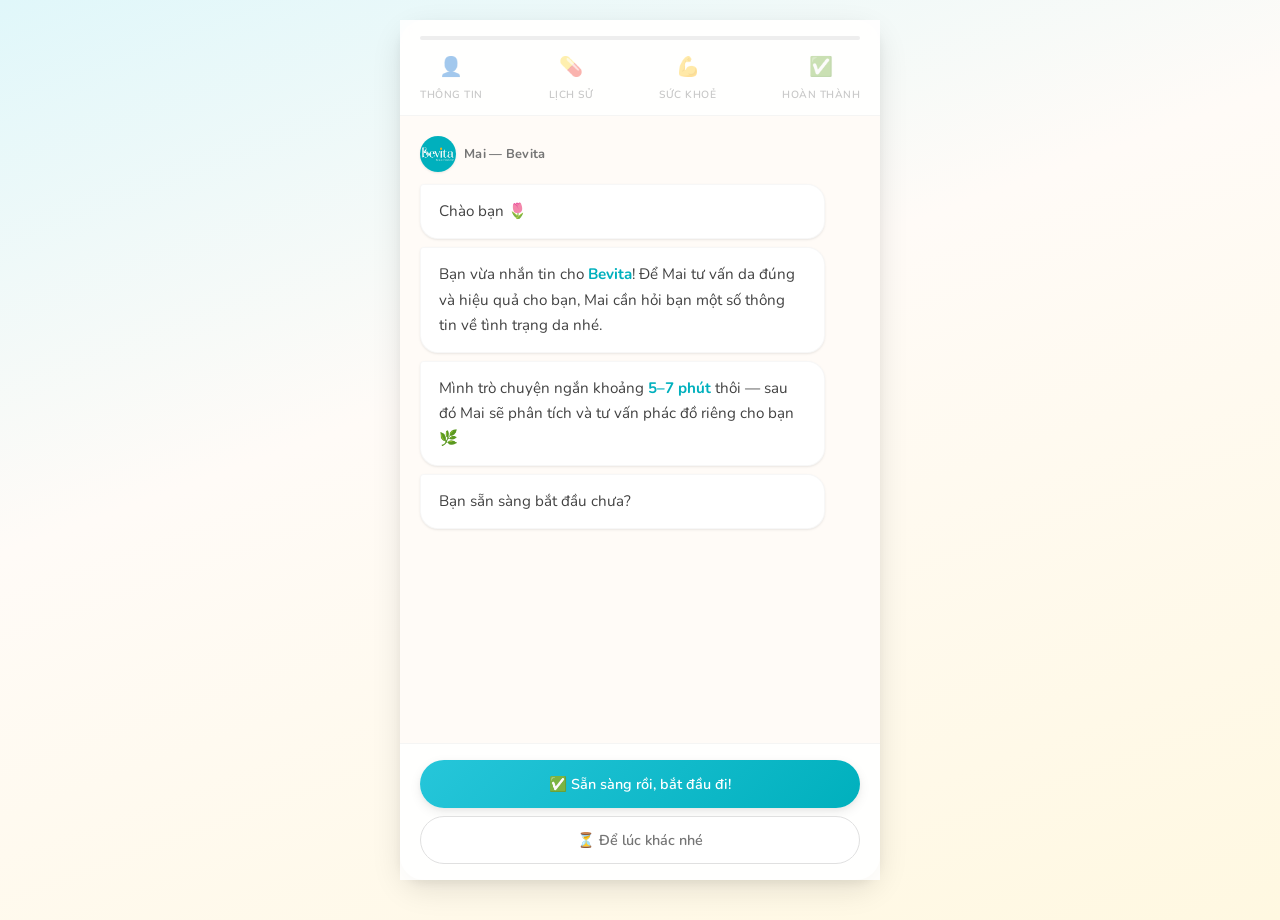
<file: index.html>
<!DOCTYPE html>
<html lang="vi">
<head>
    <meta charset="UTF-8">
    <meta name="viewport" content="width=device-width, initial-scale=1.0">
    <title>Bevita — Tư Vấn Da Online</title>
    <meta name="description" content="Bevita - Phân tích tình trạng da và tư vấn phác đồ chăm sóc da cá nhân hóa. Chỉ mất 5-7 phút.">
    <link rel="preconnect" href="https://fonts.googleapis.com">
    <link rel="preconnect" href="https://fonts.gstatic.com" crossorigin>
    <link href="https://fonts.googleapis.com/css2?family=Nunito:wght@400;500;600;700;800&display=swap" rel="stylesheet">
    <link rel="stylesheet" href="styles.css?v=20260315_7">
</head>
<body>
    <div class="app-container">
        <!-- Progress Bar -->
        <div class="progress-container">
            <button id="btnBackGlobal" class="back-global-btn hidden" onclick="App.goBack()">
                <svg width="16" height="16" viewBox="0 0 24 24" fill="none" stroke="currentColor" stroke-width="2" stroke-linecap="round" stroke-linejoin="round"><path d="M15 19l-7-7 7-7"/></svg>
                Quay lại
            </button>
            <div class="progress-bar">
                <div class="progress-fill" id="progressFill"></div>
            </div>
            <div class="progress-steps">
                <div class="step-dot active" data-step="1">
                    <span class="step-icon">👤</span>
                    <span class="step-label">Thông tin</span>
                </div>
                <div class="step-dot" data-step="2">
                    <span class="step-icon">💊</span>
                    <span class="step-label">Lịch sử</span>
                </div>
                <div class="step-dot" data-step="3">
                    <span class="step-icon">💪</span>
                    <span class="step-label">Sức khoẻ</span>
                </div>
                <div class="step-dot" data-step="4">
                    <span class="step-icon">✅</span>
                    <span class="step-label">Hoàn thành</span>
                </div>
            </div>
        </div>

        <!-- Form Screens Container -->
        <div class="screens-container" id="screensContainer">

            <!-- ==================== WELCOME ==================== -->
            <div class="screen active" id="screen-welcome">
                <div class="chat-area">
                    <div class="bot-avatar-row">
                        <img src="104143894_725343728224198_3614738744742336894_n.jpg" class="bot-avatar" alt="Bevita">
                        <span class="bot-name">Mai — Bevita</span>
                    </div>
                    <div class="chat-bubble bot animate-in">
                        Chào bạn 🌷
                    </div>
                    <div class="chat-bubble bot animate-in delay-1">
                        Bạn vừa nhắn tin cho <strong>Bevita</strong>! Để Mai tư vấn da đúng và hiệu quả cho bạn, Mai cần hỏi bạn một số thông tin về tình trạng da nhé.
                    </div>
                    <div class="chat-bubble bot animate-in delay-2">
                        Mình trò chuyện ngắn khoảng <strong>5–7 phút</strong> thôi — sau đó Mai sẽ phân tích và tư vấn phác đồ riêng cho bạn 🌿
                    </div>
                    <div class="chat-bubble bot animate-in delay-3">
                        Bạn sẵn sàng bắt đầu chưa?
                    </div>
                </div>
                <div class="actions-area animate-in delay-4">
                    <button class="pill-btn primary" onclick="App.startForm()">✅ Sẵn sàng rồi, bắt đầu đi!</button>
                    <button class="pill-btn secondary" onclick="App.showLater()">⏳ Để lúc khác nhé</button>
                </div>
            </div>

            <!-- Later message -->
            <div class="screen" id="screen-later">
                <div class="chat-area">
                    <div class="bot-avatar-row">
                        <img src="104143894_725343728224198_3614738744742336894_n.jpg" class="bot-avatar" alt="Bevita">
                        <span class="bot-name">Mai — Bevita</span>
                    </div>
                    <div class="chat-bubble bot animate-in">
                        Không sao! Khi nào bạn sẵn sàng thì quay lại trang này để bắt đầu nhé 🌷
                    </div>
                </div>
                <div class="actions-area animate-in delay-1">
                    <button class="pill-btn primary" onclick="App.startForm()">✅ Mình sẵn sàng rồi!</button>
                </div>
            </div>

            <!-- ==================== BƯỚC 1: THÔNG TIN CƠ BẢN ==================== -->

            <!-- 1.2: Hỏi tuổi -->
            <div class="screen" id="screen-age">
                <div class="chat-area">
                    <div class="bot-avatar-row">
                        <img src="104143894_725343728224198_3614738744742336894_n.jpg" class="bot-avatar" alt="Bevita">
                        <span class="bot-name">Mai — Bevita</span>
                    </div>
                    <div class="chat-bubble bot animate-in">
                        <span id="ageGreeting">Trước tiên</span>, cho Mai hỏi bạn đang ở độ tuổi nào nhỉ?
                    </div>
                    <div class="chat-bubble bot animate-in delay-1">
                        <em>(Để Mai xưng hô cho phù hợp và hiểu rõ nhu cầu da của bạn hơn 🌿)</em>
                    </div>
                </div>
                <div class="actions-area animate-in delay-2">
                    <div class="pills-grid">
                        <button class="pill-btn option" onclick="App.selectAge('Dưới 25 tuổi')">Dưới 25 tuổi</button>
                        <button class="pill-btn option" onclick="App.selectAge('25–34 tuổi')">25–34 tuổi</button>
                        <button class="pill-btn option" onclick="App.selectAge('35–42 tuổi')">35–42 tuổi</button>
                        <button class="pill-btn option" onclick="App.selectAge('Trên 42 tuổi')">Trên 42 tuổi</button>
                    </div>
                </div>
            </div>

            <!-- 1.3: Hỏi tỉnh/thành -->
            <div class="screen" id="screen-location">
                <div class="chat-area">
                    <div class="bot-avatar-row">
                        <img src="104143894_725343728224198_3614738744742336894_n.jpg" class="bot-avatar" alt="Bevita">
                        <span class="bot-name">Mai — Bevita</span>
                    </div>
                    <div class="chat-bubble bot animate-in dynamic-text" data-template="{userC} đang sống ở tỉnh/thành nào{polite}?">
                        Bạn đang sống ở tỉnh/thành nào{polite}?
                    </div>
                    <div class="chat-bubble bot animate-in delay-1">
                        <em>(Khí hậu ảnh hưởng khá nhiều đến da — như ở miền Nam thì nóng ẩm, da dễ tiết dầu và nám đậm hơn so với miền Bắc 😊)</em>
                    </div>
                </div>
                <div class="actions-area animate-in delay-2">
                    <div class="pills-grid">
                        <button class="pill-btn option" onclick="App.selectLocation('TP.HCM')">TP.HCM</button>
                        <button class="pill-btn option" onclick="App.selectLocation('Hà Nội')">Hà Nội</button>
                        <button class="pill-btn option" onclick="App.selectLocation('Đà Nẵng')">Đà Nẵng</button>
                    </div>
                    <div class="input-group mt-12">
                        <input type="text" id="inputLocation" class="text-input" placeholder="Hoặc nhập tỉnh/thành khác...">
                        <button class="send-btn" onclick="App.submitLocation()">
                            <span class="send-icon">→</span>
                        </button>
                    </div>
                </div>
            </div>

            <!-- 1.4: Vấn đề da -->
            <div class="screen" id="screen-skin">
                <div class="chat-area">
                    <div class="bot-avatar-row">
                        <img src="104143894_725343728224198_3614738744742336894_n.jpg" class="bot-avatar" alt="Bevita">
                        <span class="bot-name">Mai — Bevita</span>
                    </div>
                    <div class="chat-bubble bot animate-in dynamic-text" data-template="Hiện tại {user} đang muốn cải thiện vấn đề da nào nhất?">
                        Hiện tại bạn đang muốn cải thiện vấn đề da nào nhất?
                    </div>
                    <div class="chat-bubble bot animate-in delay-1 dynamic-text" data-template="<em>({userC} có thể chọn <strong>nhiều vấn đề</strong> nhé 😊)</em>">
                        <em>(Bạn có thể chọn <strong>nhiều vấn đề</strong> nhé 😊)</em>
                    </div>
                </div>
                <div class="actions-area animate-in delay-2">
                    <div class="pills-grid">
                        <button class="pill-btn option multi" onclick="App.toggleSkin(this, 'Nám / tàn nhang')">Nám / tàn nhang</button>
                        <button class="pill-btn option multi" onclick="App.toggleSkin(this, 'Mụn / thâm mụn')">Mụn / thâm mụn</button>
                        <button class="pill-btn option multi" onclick="App.toggleSkin(this, 'Lão hoá / nhăn')">Lão hoá / nhăn</button>
                        <button class="pill-btn option multi" onclick="App.toggleSkin(this, 'Da xỉn / không đều màu')">Da xỉn / không đều màu</button>
                    </div>
                    <button class="pill-btn primary next-btn hidden" onclick="App.submitSkin()" id="btnSkinNext">Tiếp tục →</button>
                </div>
            </div>

            <!-- 1.5: Ảnh da -->
            <div class="screen" id="screen-photo-skin">
                <div class="chat-area">
                    <div class="bot-avatar-row">
                        <img src="104143894_725343728224198_3614738744742336894_n.jpg" class="bot-avatar" alt="Bevita">
                        <span class="bot-name">Mai — Bevita</span>
                    </div>
                    <div class="chat-bubble bot animate-in dynamic-text" id="photoSkinQuestion" data-template="Để xem tình trạng da thật sự của {user}, {user} gửi giúp {bot} <strong>3 tấm hình da mặt</strong> nhé 📸">
                        Để xem tình trạng da thật sự của bạn, bạn gửi giúp Mai <strong>3 tấm hình da mặt</strong> nhé 📸
                    </div>
                    <div class="chat-bubble bot animate-in delay-1">
                        📷 <strong>Góc 1:</strong> Nhìn thẳng vào camera<br>
                        📷 <strong>Góc 2:</strong> Nghiêng mặt sang trái ~45°<br>
                        📷 <strong>Góc 3:</strong> Nghiêng mặt sang phải ~45°
                    </div>
                    <div class="chat-bubble bot tips animate-in delay-2 dynamic-text" data-template="<strong>Tips chụp đẹp:</strong><br>✅ Đứng hướng mặt ra cửa sổ — ánh sáng tự nhiên<br>✅ Mặt sạch, không trang điểm<br>❌ Không chụp ngược sáng, không dùng flash<br><br>🔒 Hình của {user} luôn được bảo mật!">
                        <strong>Tips chụp đẹp:</strong><br>
                        ✅ Đứng hướng mặt ra cửa sổ — ánh sáng tự nhiên<br>
                        ✅ Mặt sạch, không trang điểm<br>
                        ❌ Không chụp ngược sáng, không dùng flash<br><br>
                        🔒 Hình của bạn luôn được bảo mật!
                    </div>
                </div>
                <div class="actions-area animate-in delay-3">
                    <div class="photo-wizard-container">
                        <div class="wizard-thumbnails">
                            <div class="wizard-thumb-slot active" id="wizard-thumb-front">Góc 1<br>Thẳng</div>
                            <div class="wizard-thumb-slot" id="wizard-thumb-left">Góc 2<br>Trái</div>
                            <div class="wizard-thumb-slot" id="wizard-thumb-right">Góc 3<br>Phải</div>
                        </div>
                        <div class="wizard-status" id="wizard-status-text">Vui lòng chụp Góc 1 (Chính diện)</div>
                        <label class="upload-btn" id="wizard-upload-label">
                            <span id="wizard-btn-text">📷 Chụp Góc 1</span>
                            <input type="file" accept="image/*" id="wizard-file-input" onchange="App.handleWizardUpload(this.files)" hidden>
                        </label>
                    </div>
                    <div class="photo-actions mt-16">
                        <button class="pill-btn primary next-btn hidden" onclick="App.submitSkinPhotos()" id="btnSkinPhotoNext">Tiếp tục →</button>
                        <button class="pill-btn secondary dynamic-text" data-template="⏳ Chụp xong gửi sau, {user} mô tả dưới đây nhé" onclick="App.skipSkinPhotos()">⏳ Chụp xong gửi sau, bạn mô tả dưới đây nhé</button>
                    </div>
                </div>
            </div>

            <!-- ==================== BƯỚC 2: LỊCH SỬ MỸ PHẨM ==================== -->

            <!-- 2.1: Mỹ phẩm đã dùng -->
            <div class="screen" id="screen-cosmetics">
                <div class="chat-area">
                    <div class="bot-avatar-row">
                        <img src="104143894_725343728224198_3614738744742336894_n.jpg" class="bot-avatar" alt="Bevita">
                        <span class="bot-name">Mai — Bevita</span>
                    </div>
                    <div class="chat-bubble bot animate-in dynamic-text" id="cosmeticsGreeting" data-template="Cảm ơn {user} đã gửi hình! {botC} xem kỹ da {user} ngay nha 🌷">
                        Cảm ơn bạn đã gửi hình! Chị xem kỹ da bạn ngay nha 🌷
                    </div>
                    <div class="chat-bubble bot animate-in delay-1 dynamic-text" id="cosmeticsQuestion" data-template="Trước khi {bot} nhận xét, cho {bot} hỏi thêm một chút về các sản phẩm chăm sóc da nhé:&lt;br&gt;&lt;br&gt;{userC} đã từng dùng loại mỹ phẩm nào để trị mụn, nám, hay chăm sóc da chưa?">
                        Trước khi chị nhận xét, cho chị hỏi thêm một chút về các sản phẩm chăm sóc da nhé:<br><br>Em đã từng dùng loại mỹ phẩm nào để trị mụn, nám, hay chăm sóc da chưa?
                    </div>
                </div>
                <div class="actions-area animate-in delay-2">
                    <div class="pills-grid" id="cosmeticsGrid">
                        <button class="pill-btn option" onclick="App.selectCosmetics('Chưa dùng gì đặc trị')">Chưa dùng gì đặc trị</button>
                        <button class="pill-btn option" onclick="App.selectCosmetics('Dùng dược mỹ phẩm')">Dùng dược mỹ phẩm</button>
                        <button class="pill-btn option" onclick="App.selectCosmetics('Dùng mỹ phẩm thường')">Dùng mỹ phẩm thường</button>
                        <button class="pill-btn option" onclick="App.selectCosmetics('Nghi dùng kem trộn')">Nghi dùng kem trộn</button>
                    </div>
                    <div class="input-group mt-12">
                        <input type="text" id="inputCosmetics" class="text-input" placeholder="Hoặc nhập chi tiết...">
                        <button class="send-btn" onclick="App.submitCosmeticsText()">
                            <span class="send-icon">→</span>
                        </button>
                    </div>
                </div>
            </div>

            <!-- 2.2: Kinh nghiệm spa -->
            <div class="screen" id="screen-spa">
                <div class="chat-area">
                    <div class="bot-avatar-row">
                        <img src="104143894_725343728224198_3614738744742336894_n.jpg" class="bot-avatar" alt="Bevita">
                        <span class="bot-name">Mai — Bevita</span>
                    </div>
                    <div class="chat-bubble bot animate-in dynamic-text" id="spaQuestion" data-template="{userC} đã từng đến spa hoặc thẩm mỹ viện để chăm sóc da chưa?">
                        Em đã từng đến spa hoặc thẩm mỹ viện để chăm sóc da chưa?
                    </div>
                    <div class="chat-bubble bot animate-in delay-1" id="spaExample">
                        <em>(Ví dụ: peel da, tiêm meso, laser, RF nâng cơ...)</em>
                    </div>
                </div>
                <div class="actions-area animate-in delay-2">
                    <div class="pills-grid" id="spaGrid">
                        <button class="pill-btn option" onclick="App.selectSpa('Chưa bao giờ')">Chưa bao giờ</button>
                        <button class="pill-btn option" onclick="App.selectSpa('Đã làm 1–2 lần')">Đã làm 1–2 lần</button>
                        <button class="pill-btn option" onclick="App.selectSpa('Đang điều trị định kỳ')">Đang điều trị định kỳ</button>
                    </div>
                    <div class="input-group mt-12">
                        <input type="text" id="inputSpa" class="text-input" placeholder="Hoặc nhập chi tiết...">
                        <button class="send-btn" onclick="App.submitSpaText()">
                            <span class="send-icon">→</span>
                        </button>
                    </div>
                </div>
            </div>

            <!-- 2.3: Dịch vụ Spa chi tiết (Sub-question) -->
            <div class="screen" id="screen-spa-services">
                <div class="chat-area">
                    <div class="bot-avatar-row">
                        <img src="104143894_725343728224198_3614738744742336894_n.jpg" class="bot-avatar" alt="Bevita">
                        <span class="bot-name">Mai — Bevita</span>
                    </div>
                    <div class="chat-bubble bot animate-in dynamic-text" data-template="{userC} làm dịch vụ gì vậy? Và lần gần nhất là khoảng bao lâu trước?">
                        Em làm dịch vụ gì vậy? Và lần gần nhất là khoảng bao lâu trước?
                    </div>
                </div>
                <div class="actions-area animate-in delay-1">
                    <div class="pills-grid">
                        <button class="pill-btn option multi" onclick="App.toggleSpaService(this, 'Peel da / tẩy tế bào chết')">Peel da / tẩy tế bào chết</button>
                        <button class="pill-btn option multi" onclick="App.toggleSpaService(this, 'Tiêm meso / PRP')">Tiêm meso / PRP</button>
                        <button class="pill-btn option multi" onclick="App.toggleSpaService(this, 'Laser trị nám / mụn')">Laser trị nám / mụn</button>
                        <button class="pill-btn option multi" onclick="App.toggleSpaService(this, 'RF / HIFU nâng cơ')">RF / HIFU nâng cơ</button>
                    </div>
                    <div class="input-group mt-12">
                        <input type="text" id="inputSpaServices" class="text-input" placeholder="Hoặc dịch vụ khác / thời gian làm...">
                    </div>
                    <button class="pill-btn primary next-btn" onclick="App.submitSpaServices()" id="btnSpaServicesNext">Tiếp tục →</button>
                </div>
            </div>

            <!-- 2.4: Kết quả sau Spa (Sub-question) -->
            <div class="screen" id="screen-spa-results">
                <div class="chat-area">
                    <div class="bot-avatar-row">
                        <img src="104143894_725343728224198_3614738744742336894_n.jpg" class="bot-avatar" alt="Bevita">
                        <span class="bot-name">Mai — Bevita</span>
                    </div>
                    <div class="chat-bubble bot animate-in dynamic-text" id="spaResultsQuestion" data-template="Sau khi làm xong da {user} có phản ứng gì không? (Ví dụ: đỏ, bong tróc, nám sáng lên hay sạm lại...)">
                        Sau khi làm xong da em có phản ứng gì không? (Ví dụ: đỏ, bong tróc, nám sáng lên hay sạm lại...)
                    </div>
                </div>
                <div class="actions-area animate-in delay-1">
                    <div class="pills-grid" id="spaResultsGrid">
                        <!-- Nút sẽ được render qua updateAgeBasedContent -->
                    </div>
                    <div class="input-group mt-12">
                        <input type="text" id="inputSpaResults" class="text-input" placeholder="Hoặc mô tả thêm...">
                        <button class="send-btn" onclick="App.submitSpaResultsText()">
                            <span class="send-icon">→</span>
                        </button>
                    </div>
                </div>
            </div>

            <!-- ==================== BƯỚC 3: SKINCARE HIỆN TẠI ==================== -->

            <!-- 3.1: Sản phẩm đang dùng -->
            <div class="screen" id="screen-routine">
                <div class="chat-area">
                    <div class="bot-avatar-row">
                        <img src="104143894_725343728224198_3614738744742336894_n.jpg" class="bot-avatar" alt="Bevita">
                        <span class="bot-name">Mai — Bevita</span>
                    </div>
                    <div class="chat-bubble bot animate-in dynamic-text" data-template="Hiện tại {user} đang dùng những sản phẩm nào ở nhà?">
                        Hiện tại bạn đang dùng những sản phẩm nào ở nhà?
                    </div>
                    <div class="chat-bubble bot animate-in delay-1">
                        <em>(Tẩy trang, sữa rửa mặt, toner, serum, kem dưỡng, kem chống nắng...)</em>
                    </div>
                    <div class="chat-bubble bot animate-in delay-2 dynamic-text" data-template="{userC} muốn cung cấp thông tin theo cách nào cho tiện?">
                        Bạn muốn cung cấp thông tin theo cách nào cho tiện?
                    </div>
                </div>
                <div class="actions-area animate-in delay-3">
                    <div class="input-group">
                        <textarea id="inputRoutine" class="text-input textarea" placeholder="Nhập tên sản phẩm bạn đang dùng... (VD: Tẩy trang Bioderma, SRM CeraVe, Chống nắng Anessa...)"></textarea>
                    </div>
                    <div class="photo-upload-area mt-12" id="routinePhotoArea">
                        <div class="photo-previews" id="routinePreviews"></div>
                        <label class="upload-btn small">
                            <span>📷 Hoặc chụp tủ mỹ phẩm</span>
                            <input type="file" accept="image/*" multiple onchange="App.handleRoutinePhotos(this.files)" hidden>
                        </label>
                    </div>
                    <button class="pill-btn primary next-btn mt-12" onclick="App.submitRoutine()">Tiếp tục →</button>
                </div>
            </div>

            <!-- ==================== BƯỚC 4: SỨC KHOẺ & LỐI SỐNG ==================== -->

            <!-- 4.0: Giải thích -->
            <div class="screen" id="screen-health-intro">
                <div class="chat-area">
                    <div class="bot-avatar-row">
                        <img src="104143894_725343728224198_3614738744742336894_n.jpg" class="bot-avatar" alt="Bevita">
                        <span class="bot-name">Mai — Bevita</span>
                    </div>
                    <div class="chat-bubble bot animate-in dynamic-text" data-template="{userC} ơi, {bot} hỏi thêm {user} vài điều về sức khoẻ nha 💊">
                        Bạn ơi, Mai hỏi thêm bạn vài điều về sức khoẻ nha 💊
                    </div>
                    <div class="chat-bubble bot animate-in delay-1">
                        Vì nám, mụn và lão hoá đều liên quan <strong>RẤT NHIỀU</strong> đến yếu tố bên trong cơ thể — không chỉ mỹ phẩm bên ngoài.
                    </div>
                    <div class="chat-bubble bot animate-in delay-2 dynamic-text" data-template="Những thông tin này giúp {bot} lên phác đồ đúng cho {user} hơn. {userC} yên tâm — chỉ {bot} và chuyên gia Bevita được xem thôi nhé 🔒">
                        Những thông tin này giúp Mai lên phác đồ đúng cho bạn hơn. Bạn yên tâm — chỉ Mai và chuyên gia Bevita được xem thôi nhé 🔒
                    </div>
                </div>
                <div class="actions-area animate-in delay-3">
                    <button id="btnContinueHealth" class="pill-btn primary dynamic-text" data-template="Tiếp tục đi {user}" onclick="App.continueHealth()">Tiếp tục đi em</button>
                    <button id="btnSkipHealth" class="pill-btn secondary dynamic-text" data-template="{userC} muốn bỏ qua phần này" onclick="App.skipHealth()">{userC} muốn bỏ qua phần này</button>
                </div>
            </div>

            <!-- 4.1: Kinh nguyệt -->
            <div class="screen" id="screen-menstrual">
                <div class="chat-area">
                    <div class="bot-avatar-row">
                        <img src="104143894_725343728224198_3614738744742336894_n.jpg" class="bot-avatar" alt="Bevita">
                        <span class="bot-name">Mai — Bevita</span>
                    </div>
                    <div class="chat-bubble bot animate-in dynamic-text" data-template="Hiện tại kinh nguyệt của {user} như thế nào{polite}?">
                        Hiện tại kinh nguyệt của bạn như thế nào{polite}?
                    </div>
                    <div class="chat-bubble bot animate-in delay-1">
                        <em>(Nội tiết tố ảnh hưởng rất nhiều đến tình trạng nám và mụn nhé 🌸)</em>
                    </div>
                </div>
                <div class="actions-area animate-in delay-2">
                    <div class="pills-grid">
                        <button class="pill-btn option" onclick="App.selectHealth('menstrual', 'Đều, bình thường')">Đều, bình thường</button>
                        <button class="pill-btn option" onclick="App.selectHealth('menstrual', 'Không đều / loạn chu kỳ')">Không đều / loạn chu kỳ</button>
                        <button class="pill-btn option" onclick="App.selectHealth('menstrual', 'Đã mãn kinh')">Đã mãn kinh</button>
                        <button class="pill-btn option" onclick="App.selectHealth('menstrual', 'Đang dùng thuốc tránh thai')">Đang dùng thuốc tránh thai</button>
                    </div>
                </div>
            </div>

            <!-- 4.2: Thai sản -->
            <div class="screen" id="screen-pregnancy">
                <div class="chat-area">
                    <div class="bot-avatar-row">
                        <img src="104143894_725343728224198_3614738744742336894_n.jpg" class="bot-avatar" alt="Bevita">
                        <span class="bot-name">Mai — Bevita</span>
                    </div>
                    <div class="chat-bubble bot animate-in dynamic-text" data-template="{userC} đã có con chưa{polite}? Và lần gần nhất {user} mang thai là khoảng bao lâu trước?">
                        Bạn đã có con chưa{polite}? Và lần gần nhất bạn mang thai là khoảng bao lâu trước?
                    </div>
                    <div class="chat-bubble bot animate-in delay-1">
                        <em>(Nám sau sinh rất phổ biến và cần phác đồ riêng 🌷)</em>
                    </div>
                </div>
                <div class="actions-area animate-in delay-2">
                    <div class="pills-grid">
                        <button class="pill-btn option" onclick="App.selectHealth('pregnancy', 'Chưa có con')">Chưa có con</button>
                        <button class="pill-btn option" onclick="App.selectHealth('pregnancy', 'Đang mang thai')">Đang mang thai</button>
                        <button class="pill-btn option" onclick="App.selectHealth('pregnancy', 'Sinh con < 1 năm')">Sinh con &lt; 1 năm</button>
                        <button class="pill-btn option" onclick="App.selectHealth('pregnancy', 'Sinh con > 1 năm')">Sinh con &gt; 1 năm</button>
                    </div>
                </div>
            </div>

            <!-- 4.3: Bệnh lý -->
            <div class="screen" id="screen-medical">
                <div class="chat-area">
                    <div class="bot-avatar-row">
                        <img src="104143894_725343728224198_3614738744742336894_n.jpg" class="bot-avatar" alt="Bevita">
                        <span class="bot-name">Mai — Bevita</span>
                    </div>
                    <div class="chat-bubble bot animate-in dynamic-text" data-template="{userC} có đang điều trị bệnh lý nào không{polite}?">
                        Bạn có đang điều trị bệnh lý nào không{polite}?
                    </div>
                    <div class="chat-bubble bot animate-in delay-1">
                        <em>(Một số bệnh ảnh hưởng đến da và cần điều chỉnh phác đồ cho phù hợp nhé)</em>
                    </div>
                </div>
                <div class="actions-area animate-in delay-2">
                    <div class="pills-grid">
                        <button class="pill-btn option" onclick="App.selectHealth('medical', 'Không có')">Không có</button>
                        <button class="pill-btn option" onclick="App.selectHealth('medical', 'Tuyến giáp')">Tuyến giáp</button>
                        <button class="pill-btn option" onclick="App.selectHealth('medical', 'Tiểu đường / huyết áp')">Tiểu đường / huyết áp</button>
                    </div>
                    <div class="input-group mt-12">
                        <input type="text" id="inputMedical" class="text-input" placeholder="Hoặc nhập bệnh khác...">
                        <button class="send-btn" onclick="App.submitMedicalText()">
                            <span class="send-icon">→</span>
                        </button>
                    </div>
                </div>
            </div>

            <!-- 4.4: TPCN -->
            <div class="screen" id="screen-supplements">
                <div class="chat-area">
                    <div class="bot-avatar-row">
                        <img src="104143894_725343728224198_3614738744742336894_n.jpg" class="bot-avatar" alt="Bevita">
                        <span class="bot-name">Mai — Bevita</span>
                    </div>
                    <div class="chat-bubble bot animate-in dynamic-text" data-template="{userC} có đang uống thực phẩm chức năng hay vitamin gì không?">
                        Bạn có đang uống thực phẩm chức năng hay vitamin gì không?
                    </div>
                    <div class="chat-bubble bot animate-in delay-1">
                        <em>(Một số loại như Vitamin A liều cao sẽ ảnh hưởng đến việc tư vấn sản phẩm nhé)</em>
                    </div>
                </div>
                <div class="actions-area animate-in delay-2">
                    <div class="pills-grid">
                        <button class="pill-btn option multi" onclick="App.toggleSupplement(this, 'Không uống gì')">Không uống gì</button>
                        <button class="pill-btn option multi" onclick="App.toggleSupplement(this, 'Collagen')">Collagen</button>
                        <button class="pill-btn option multi" onclick="App.toggleSupplement(this, 'Vitamin C / E')">Vitamin C / E</button>
                        <button class="pill-btn option multi" onclick="App.toggleSupplement(this, 'Vitamin A / Retinol uống')">Vitamin A / Retinol uống</button>
                    </div>
                    <div class="input-group mt-12">
                        <input type="text" id="inputSupplements" class="text-input" placeholder="Hoặc nhập loại khác...">
                    </div>
                    <button class="pill-btn primary next-btn" onclick="App.submitSupplements()" id="btnSupplementsNext">Tiếp tục →</button>
                </div>
            </div>

            <!-- 4.5: Giấc ngủ -->
            <div class="screen" id="screen-sleep">
                <div class="chat-area">
                    <div class="bot-avatar-row">
                        <img src="104143894_725343728224198_3614738744742336894_n.jpg" class="bot-avatar" alt="Bevita">
                        <span class="bot-name">Mai — Bevita</span>
                    </div>
                    <div class="chat-bubble bot animate-in dynamic-text" data-template="{userC} thường ngủ mấy tiếng mỗi đêm và hay thức đến mấy giờ?">
                        Bạn thường ngủ mấy tiếng mỗi đêm và hay thức đến mấy giờ?
                    </div>
                </div>
                <div class="actions-area animate-in delay-1">
                    <div class="pills-grid">
                        <button class="pill-btn option" onclick="App.selectSleep('Ngủ đủ 7–8 tiếng')">Ngủ đủ 7–8 tiếng</button>
                        <button class="pill-btn option" onclick="App.selectSleep('Thỉnh thoảng thức khuya')">Thỉnh thoảng thức khuya</button>
                        <button class="pill-btn option" onclick="App.selectSleep('Hay thức khuya sau 12h')">Hay thức khuya sau 12h</button>
                        <button class="pill-btn option" onclick="App.selectSleep('Làm ca đêm')">Làm ca đêm</button>
                    </div>
                </div>
            </div>

            <!-- 4.6: Stress -->
            <div class="screen" id="screen-stress">
                <div class="chat-area">
                    <div class="bot-avatar-row">
                        <img src="104143894_725343728224198_3614738744742336894_n.jpg" class="bot-avatar" alt="Bevita">
                        <span class="bot-name">Mai — Bevita</span>
                    </div>
                    <div class="chat-bubble bot animate-in dynamic-text" data-template="Dạo này {user} có hay bị stress nhiều không?">
                        Dạo này bạn có hay bị stress nhiều không?
                    </div>
                    <div class="chat-bubble bot animate-in delay-1">
                        <em>(Stress cao kéo dài làm nám và mụn khó trị hơn nhiều đó nhé 😊)</em>
                    </div>
                </div>
                <div class="actions-area animate-in delay-2">
                    <div class="pills-grid">
                        <button class="pill-btn option" onclick="App.selectStress('Ít stress')">Ít stress</button>
                        <button class="pill-btn option" onclick="App.selectStress('Stress trung bình')">Stress trung bình</button>
                        <button class="pill-btn option" onclick="App.selectStress('Stress cao, hay lo lắng')">Stress cao, hay lo lắng</button>
                        <button class="pill-btn option" onclick="App.selectStress('Stress rất nhiều')">Stress rất nhiều</button>
                    </div>
                </div>
            </div>

            <!-- 4.7: Ngân sách -->
            <div class="screen" id="screen-budget">
                <div class="chat-area">
                    <div class="bot-avatar-row">
                        <img src="104143894_725343728224198_3614738744742336894_n.jpg" class="bot-avatar" alt="Bevita">
                        <span class="bot-name">Mai — Bevita</span>
                    </div>
                    <div class="chat-bubble bot animate-in dynamic-text" data-template="Câu cuối cùng rồi {user} ơi 🌷">
                        Câu cuối cùng rồi bạn ơi 🌷
                    </div>
                    <div class="chat-bubble bot animate-in delay-1 dynamic-text" data-template="Để {bot} tư vấn phác đồ phù hợp với điều kiện của {user}, {user} đang dự tính đầu tư khoảng bao nhiêu cho việc chăm da trong giai đoạn này?">
                        Để Mai tư vấn phác đồ phù hợp với điều kiện của bạn, bạn đang dự tính đầu tư khoảng bao nhiêu cho việc chăm da trong giai đoạn này?
                    </div>
                    <div class="chat-bubble bot animate-in delay-2">
                        <em>(Không có đúng sai nhé — mỗi mức đều có giải pháp hiệu quả 😊)</em>
                    </div>
                </div>
                <div class="actions-area animate-in delay-3">
                    <div class="pills-grid">
                        <button class="pill-btn option" onclick="App.selectBudget('2–5 triệu / tháng')">2–5 triệu / tháng</button>
                        <button class="pill-btn option" onclick="App.selectBudget('5–8 triệu / tháng')">5–8 triệu / tháng</button>
                        <button class="pill-btn option" onclick="App.selectBudget('8–12 triệu / tháng')">8–12 triệu / tháng</button>
                        <button class="pill-btn option" onclick="App.selectBudget('Chưa xác định')">Chưa xác định</button>
                    </div>
                </div>
            </div>

            <!-- 4.7b: Gợi ý ngân sách -->
            <div class="screen" id="screen-budget-suggest">
                <div class="chat-area">
                    <div class="bot-avatar-row">
                        <img src="104143894_725343728224198_3614738744742336894_n.jpg" class="bot-avatar" alt="Bevita">
                        <span class="bot-name">Mai — Bevita</span>
                    </div>
                    <div class="chat-bubble bot animate-in dynamic-text" data-template="Không sao, để {bot} gợi ý 3 mức để {user} dễ hình dung nhé:">
                        Không sao, để Mai gợi ý 3 mức để bạn dễ hình dung nhé:
                    </div>
                    <div class="chat-bubble bot animate-in delay-1">
                        🌱 <strong>Mức 1 — 2–5 triệu:</strong> Sản phẩm tầm trung, tập trung phục hồi và ổn định nền da.<br><br>
                        🌿 <strong>Mức 2 — 5–8 triệu:</strong> Sản phẩm chất lượng tốt hơn, vừa phục hồi vừa tác động vào sắc tố.<br><br>
                        🌳 <strong>Mức 3 — 8–12 triệu:</strong> Sản phẩm chuyên sâu, hoạt chất mạnh, cải thiện nám rõ.
                    </div>
                    <div class="chat-bubble bot animate-in delay-2 dynamic-text" data-template="{userC} đang nghiêng về mức nào?">
                        Bạn đang nghiêng về mức nào?
                    </div>
                </div>
                <div class="actions-area animate-in delay-3">
                    <div class="pills-grid">
                        <button class="pill-btn option" onclick="App.selectBudget('🌱 Mức 1: 2–5 triệu')">🌱 Mức 1: 2–5 triệu</button>
                        <button class="pill-btn option" onclick="App.selectBudget('🌿 Mức 2: 5–8 triệu')">🌿 Mức 2: 5–8 triệu</button>
                        <button class="pill-btn option" onclick="App.selectBudget('🌳 Mức 3: 8–12 triệu')">🌳 Mức 3: 8–12 triệu</button>
                    </div>
                </div>
            </div>

            <!-- ==================== XÁC NHẬN + SĐT ==================== -->
            <div class="screen" id="screen-confirm-phone">
                <div class="chat-area">
                    <div class="bot-avatar-row">
                        <img src="104143894_725343728224198_3614738744742336894_n.jpg" class="bot-avatar" alt="Bevita">
                        <span class="bot-name">Mai — Bevita</span>
                    </div>
                    <div class="chat-bubble bot animate-in dynamic-text" data-template="Cảm ơn {user} rất nhiều vì đã chia sẻ thông tin chi tiết 🙏🌷">
                        Cảm ơn bạn rất nhiều vì đã chia sẻ thông tin chi tiết 🙏🌷
                    </div>
                    <div class="chat-bubble bot animate-in delay-1 dynamic-text" data-template="{botC} đang xem kỹ hình da và thông tin {user} gửi.">
                        Mai đang xem kỹ hình da và thông tin bạn gửi.
                    </div>
                    <div class="chat-bubble bot animate-in delay-2 dynamic-text" data-template="{userC} cho {bot} xin Số điện thoại tại đây để có thể chủ động liên hệ nhé">
                        Bạn cho Mai xin Số điện thoại tại đây để có thể chủ động liên hệ nhé
                    </div>
                </div>
                <div class="actions-area animate-in delay-3">
                    <div class="input-group">
                        <input type="tel" id="inputConfirmPhone" class="text-input" placeholder="Nhập 10 số (VD: 0912345678)" autocomplete="tel" maxlength="12">
                        <button class="send-btn" onclick="App.submitConfirmPhone()" id="btnConfirmPhone">
                            <span class="send-icon">→</span>
                        </button>
                    </div>
                </div>
            </div>

            <!-- ==================== THANK YOU + TÓM TẮT ==================== -->
            <div class="screen" id="screen-thankyou">
                <div class="chat-area">
                    <div class="bot-avatar-row">
                        <img src="104143894_725343728224198_3614738744742336894_n.jpg" class="bot-avatar" alt="Bevita">
                        <span class="bot-name">Mai — Bevita</span>
                    </div>
                </div>
                <div class="thankyou-decoration animate-in">
                    <div class="thankyou-icon">🌷</div>
                    <p class="thankyou-text dynamic-text" data-template="Hồ sơ của {user} đã được gửi thành công!">Hồ sơ của bạn đã được gửi thành công!</p>
                </div>
                <div class="summary-container animate-in delay-1">
                    <h3 class="summary-title">📋 Thông tin tóm tắt</h3>
                    <div id="summaryContent"></div>
                </div>
                <div class="actions-area animate-in delay-2">
                    <button class="pill-btn primary" onclick="App.closeWebview()" id="btnClosePage">Đóng trang ✕</button>
                </div>
            </div>

        </div>

        <!-- Loading Overlay -->
        <div class="loading-overlay" id="loadingOverlay">
            <div class="loading-spinner"></div>
            <p>Đang gửi thông tin...</p>
        </div>
    </div>

    <script src="app.js?v=20260316_2"></script>
</body>
</html>
</file>
<file: styles.css>
/* ============================================
   BEVITA INTAKE FORM — Design System & Styles
   ============================================ */

/* --- CSS Reset & Variables --- */
:root {
    --teal-50: #E0F7FA;
    --teal-100: #B2EBF2;
    --teal-200: #80DEEA;
    --teal-300: #4DD0E1;
    --teal-400: #26C6DA;
    --teal-500: #00B0BD;
    --gold-50: #FFF8E1;
    --gold-100: #FFECB3;
    --gold-200: #FFE082;
    --gold-300: #FFD54F;
    --gold-400: #FFCA28;
    --gold-500: #FFB300;
    --warm-white: #FFFBF7;
    --warm-50: #FFF8F0;
    --gray-50: #FAFAFA;
    --gray-100: #F5F5F5;
    --gray-200: #EEEEEE;
    --gray-300: #E0E0E0;
    --gray-400: #BDBDBD;
    --gray-500: #9E9E9E;
    --gray-600: #757575;
    --gray-700: #616161;
    --gray-800: #424242;
    --gray-900: #212121;
    --shadow-sm: 0 1px 3px rgba(0,0,0,0.06), 0 1px 2px rgba(0,0,0,0.04);
    --shadow-md: 0 4px 12px rgba(0,0,0,0.08), 0 2px 4px rgba(0,0,0,0.04);
    --shadow-lg: 0 10px 30px rgba(0,0,0,0.1), 0 4px 8px rgba(0,0,0,0.05);
    --shadow-glow: 0 0 20px rgba(0, 176, 189, 0.15);
    --radius-sm: 8px;
    --radius-md: 16px;
    --radius-lg: 24px;
    --radius-full: 9999px;
    --font: 'Nunito', -apple-system, BlinkMacSystemFont, sans-serif;
    --transition: all 0.3s cubic-bezier(0.4, 0, 0.2, 1);
}

*,
*::before,
*::after {
    box-sizing: border-box;
    margin: 0;
    padding: 0;
}

html {
    font-size: 16px;
    -webkit-text-size-adjust: 100%;
    -moz-text-size-adjust: 100%;
    text-size-adjust: 100%;
}

body {
    font-family: var(--font);
    background: linear-gradient(160deg, var(--teal-50) 0%, var(--warm-white) 40%, var(--gold-50) 100%);
    color: var(--gray-800);
    min-height: 100dvh;
    line-height: 1.6;
    overflow-x: hidden;
}

/* --- App Container --- */
.app-container {
    max-width: 480px;
    margin: 0 auto;
    min-height: 100dvh;
    display: flex;
    flex-direction: column;
    position: relative;
}

/* --- Progress Bar --- */
.progress-container {
    position: sticky;
    top: 0;
    z-index: 100;
    background: rgba(255, 255, 255, 0.85);
    -webkit-backdrop-filter: blur(10px);
    backdrop-filter: blur(10px);
    padding: 16px 20px 12px;
    border-bottom: 1px solid rgba(0, 0, 0, 0.04);
}

.back-global-btn {
    display: inline-flex;
    align-items: center;
    gap: 4px;
    background: none;
    border: none;
    color: var(--gray-600);
    font-size: 0.85rem;
    font-weight: 600;
    cursor: pointer;
    padding: 4px 8px;
    border-radius: var(--radius-sm);
    transition: var(--transition);
    margin-bottom: 8px;
    margin-left: -8px;
}

.back-global-btn:hover {
    color: var(--teal-500);
    background: var(--gray-100);
}

.back-global-btn.hidden {
    display: none;
}

.progress-bar {
    height: 4px;
    background: var(--gray-200);
    border-radius: var(--radius-full);
    overflow: hidden;
    margin-bottom: 12px;
}

.progress-fill {
    height: 100%;
    width: 0%;
    background: linear-gradient(90deg, var(--teal-300), var(--teal-400));
    border-radius: var(--radius-full);
    transition: width 0.6s cubic-bezier(0.4, 0, 0.2, 1);
}

.progress-steps {
    display: flex;
    justify-content: space-between;
}

.step-dot {
    display: flex;
    flex-direction: column;
    align-items: center;
    gap: 4px;
    opacity: 0.4;
    transition: var(--transition);
}

.step-dot.active {
    opacity: 1;
}

.step-dot.completed {
    opacity: 0.7;
}

.step-icon {
    font-size: 1.2rem;
}

.step-label {
    font-size: 0.65rem;
    font-weight: 600;
    text-transform: uppercase;
    letter-spacing: 0.5px;
    color: var(--gray-600);
}

.step-dot.active .step-label {
    color: var(--teal-500);
}

/* --- Screens --- */
.screens-container {
    flex: 1;
    padding: 20px;
    padding-bottom: 0px; /* Reset padding to allow sticky actions-area */
    display: flex;
    flex-direction: column;
}

.screen {
    display: none;
    flex: 1;
    flex-direction: column;
    animation: screenIn 0.5s ease-out forwards;
}

.screen.active {
    display: flex;
}

@keyframes screenIn {
    from {
        opacity: 0;
        transform: translateY(20px);
    }
    to {
        opacity: 1;
        transform: translateY(0);
    }
}

/* --- Chat Bubbles --- */
.bot-avatar-row {
    display: flex;
    align-items: center;
    gap: 8px;
    margin-bottom: 12px;
}

.bot-avatar {
    width: 36px;
    height: 36px;
    border-radius: 50%;
    background: linear-gradient(135deg, var(--gold-200), var(--gold-300));
    display: flex;
    align-items: center;
    justify-content: center;
    font-size: 1.1rem;
    box-shadow: var(--shadow-sm);
    object-fit: cover;
}

.bot-name {
    font-size: 0.8rem;
    font-weight: 700;
    color: var(--gray-600);
    letter-spacing: 0.3px;
}

.chat-area {
    margin-bottom: 24px;
    flex: 1;
}

.chat-bubble {
    padding: 14px 18px;
    border-radius: 4px 18px 18px 18px;
    margin-bottom: 8px;
    max-width: 92%;
    line-height: 1.65;
    font-size: 0.95rem;
}

.chat-bubble.bot {
    background: white;
    color: var(--gray-800);
    box-shadow: var(--shadow-sm);
    border: 1px solid rgba(0, 0, 0, 0.03);
}

.chat-bubble.bot.tips {
    background: linear-gradient(135deg, #FFFDE7 0%, #FFF8E1 100%);
    border: 1px solid rgba(255, 193, 7, 0.15);
    font-size: 0.88rem;
}

.chat-bubble.bot strong {
    color: var(--teal-500);
    font-weight: 700;
}

.chat-bubble.bot em {
    color: var(--gray-500);
    font-style: normal;
    font-size: 0.88rem;
}

.chat-bubble.user {
    background: linear-gradient(135deg, var(--teal-300), var(--teal-400));
    color: white;
    margin-left: auto;
    border-radius: 18px 4px 18px 18px;
}

/* --- Typing Indicator --- */
.typing-indicator,
.chat-bubble.bot.typing {
    display: inline-flex;
    align-items: center;
    justify-content: center;
    gap: 6px;
    padding: 14px 20px;
    background: white;
    border-radius: 18px 18px 18px 4px;
    box-shadow: var(--shadow-sm);
    border: 1px solid rgba(0, 0, 0, 0.03);
    margin-bottom: 8px;
    min-width: 60px;
    width: auto;
    font-size: 18px;
    color: var(--teal-500);
    font-weight: bold;
    letter-spacing: 2px;
}

.typing-dots {
    display: inline-flex;
    gap: 4px;
}

.typing-dots span {
    width: 6px;
    height: 6px;
    background-color: var(--teal-500);
    border-radius: 50%;
    animation: typingBounce 1.4s infinite ease-in-out both;
}

.typing-dots span:nth-child(1) { animation-delay: -0.32s; }
.typing-dots span:nth-child(2) { animation-delay: -0.16s; }

/* Typing dot (singular) */
.typing-dot {
    width: 8px;
    height: 8px;
    background-color: var(--teal-500);
    border-radius: 50%;
    animation: typingBounce 1.4s infinite ease-in-out both;
}

.typing-dot:nth-child(1) { animation-delay: -0.32s; }
.typing-dot:nth-child(2) { animation-delay: -0.16s; }

@keyframes typingBounce {
    0%, 80%, 100% { transform: scale(0); opacity: 0.4; }
    40% { transform: scale(1); opacity: 1; }
}

/* --- Animations --- */
.animate-in {
    opacity: 0;
    transform: translateY(12px);
    animation: fadeSlideIn 0.4s ease-out forwards;
}

.delay-1 { animation-delay: 0.15s; }
.delay-2 { animation-delay: 0.3s; }
.delay-3 { animation-delay: 0.45s; }
.delay-4 { animation-delay: 0.6s; }
.delay-5 { animation-delay: 0.75s; }

@keyframes fadeSlideIn {
    to {
        opacity: 1;
        transform: translateY(0);
    }
}

/* --- Actions Area --- */
.actions-area {
    padding: 16px 20px calc(16px + env(safe-area-inset-bottom));
    margin: 0 -20px 0; /* Pull out of padding, sit at bottom */
    position: sticky;
    bottom: 0px;
    background: rgba(255, 255, 255, 0.85);
    -webkit-backdrop-filter: blur(12px);
    backdrop-filter: blur(12px);
    border-top: 1px solid rgba(0, 0, 0, 0.04);
    z-index: 100;
}

.pills-grid {
    display: flex;
    flex-wrap: wrap;
    gap: 8px;
}

/* --- Pill Buttons --- */
.pill-btn {
    display: inline-flex;
    align-items: center;
    justify-content: center;
    padding: 12px 20px;
    min-height: 48px;
    border-radius: var(--radius-full);
    border: none;
    font-family: var(--font);
    font-size: 0.9rem;
    font-weight: 600;
    cursor: pointer;
    transition: var(--transition);
    line-height: 1.4;
    text-align: center;
    -webkit-tap-highlight-color: transparent;
}

.pill-btn.primary {
    background: linear-gradient(135deg, var(--teal-400), var(--teal-500));
    color: white;
    box-shadow: var(--shadow-md), 0 0 0 0 rgba(0, 176, 189, 0);
    width: 100%;
    padding: 14px 24px;
}

.pill-btn.primary:hover {
    transform: translateY(-1px);
    box-shadow: var(--shadow-lg), var(--shadow-glow);
}

.pill-btn.primary:active {
    transform: translateY(0px) scale(0.98);
}

.pill-btn.secondary {
    background: white;
    color: var(--gray-600);
    border: 1.5px solid var(--gray-300);
    width: 100%;
    margin-top: 8px;
}

.pill-btn.secondary:hover {
    border-color: var(--gray-400);
    background: var(--gray-50);
}

.pill-btn.option {
    background: white;
    color: var(--gray-700);
    border: 1.5px solid var(--gray-200);
    box-shadow: var(--shadow-sm);
    flex: 1 1 calc(50% - 4px);
    min-width: 120px;
}

.pill-btn.option:hover {
    border-color: var(--teal-200);
    background: var(--teal-50);
    color: var(--teal-500);
}

.pill-btn.option:active {
    transform: scale(0.97);
}

.pill-btn.option.selected {
    background: linear-gradient(135deg, var(--teal-50), var(--teal-100));
    border-color: var(--teal-300);
    color: var(--teal-500);
    box-shadow: 0 0 0 3px rgba(0, 176, 189, 0.1);
}

.pill-btn.option.multi.selected {
    background: linear-gradient(135deg, var(--teal-50), var(--teal-100));
    border-color: var(--teal-300);
    color: var(--teal-500);
    box-shadow: 0 0 0 3px rgba(0, 176, 189, 0.1);
}

.pill-btn.option.multi.selected::before {
    content: '✓ ';
}

.next-btn {
    margin-top: 16px;
}

/* --- Text Inputs --- */
.input-group {
    display: flex;
    gap: 8px;
    align-items: stretch;
}

.text-input {
    flex: 1;
    padding: 12px 18px;
    border-radius: var(--radius-full);
    border: 1.5px solid var(--gray-200);
    background: white;
    font-family: var(--font);
    font-size: 16px;
    color: var(--gray-800);
    outline: none;
    transition: var(--transition);
}

.text-input:focus {
    border-color: var(--teal-300);
    box-shadow: 0 0 0 3px rgba(0, 176, 189, 0.08);
}

.text-input::placeholder {
    color: var(--gray-400);
}

.text-input.textarea {
    border-radius: var(--radius-md);
    min-height: 80px;
    resize: vertical;
    line-height: 1.5;
}

.send-btn {
    width: 48px;
    min-width: 48px;
    height: 48px;
    border-radius: 50%;
    border: none;
    background: linear-gradient(135deg, var(--teal-400), var(--teal-500));
    color: white;
    font-size: 1.2rem;
    cursor: pointer;
    transition: var(--transition);
    display: flex;
    align-items: center;
    justify-content: center;
}

.send-btn:hover {
    transform: scale(1.05);
    box-shadow: var(--shadow-md);
}

.send-btn:active {
    transform: scale(0.95);
}

.send-icon {
    display: block;
    font-weight: 700;
}

/* --- Sequential Photo Wizard --- */
.photo-wizard-container {
    background: rgba(255, 255, 255, 0.7);
    border: 1px solid var(--gray-200);
    border-radius: var(--radius-md);
    padding: 16px;
    text-align: center;
    box-shadow: var(--shadow-sm);
}

.wizard-thumbnails {
    display: flex;
    justify-content: center;
    gap: 12px;
    margin-bottom: 16px;
    min-height: 80px; /* Reserve space so it doesn't jump */
}

.wizard-thumb-slot {
    width: 70px;
    height: 70px;
    border-radius: var(--radius-sm);
    border: 2px dashed var(--gray-300);
    background: var(--gray-100);
    display: flex;
    flex-direction: column;
    align-items: center;
    justify-content: center;
    font-size: 0.7rem;
    color: var(--gray-500);
    position: relative;
    overflow: hidden;
    transition: var(--transition);
}

.wizard-thumb-slot.active {
    border-color: var(--teal-400);
    background: rgba(79, 209, 197, 0.1);
    color: var(--teal-600);
    font-weight: 600;
}

.wizard-thumb-slot.has-photo {
    border: 2px solid var(--gold-400);
    border-style: solid;
}

.wizard-thumb-slot img {
    width: 100%;
    height: 100%;
    object-fit: cover;
    position: absolute;
    top: 0;
    left: 0;
}

.wizard-thumb-slot .remove-btn {
    position: absolute;
    top: 2px;
    right: 2px;
    width: 18px;
    height: 18px;
    border-radius: 50%;
    background: rgba(0, 0, 0, 0.6);
    color: white;
    border: none;
    font-size: 0.6rem;
    cursor: pointer;
    display: flex;
    align-items: center;
    justify-content: center;
    z-index: 2;
}

.wizard-status {
    font-size: 0.85rem;
    color: var(--teal-600);
    margin-bottom: 12px;
    font-weight: 500;
    min-height: 20px;
}

/* --- Bulk Photo Upload (Routine) --- */
.photo-upload-area {
    border: 2px dashed var(--gray-300);
    border-radius: var(--radius-md);
    padding: 16px;
    text-align: center;
    transition: var(--transition);
    background: rgba(255, 255, 255, 0.6);
}

.photo-upload-area.has-photos {
    border-color: var(--gold-300);
    background: rgba(255, 224, 130, 0.08);
}

.photo-previews {
    display: flex;
    flex-wrap: wrap;
    gap: 8px;
    margin-bottom: 8px;
    justify-content: center;
}

.photo-preview {
    position: relative;
    width: 80px;
    height: 80px;
    border-radius: var(--radius-sm);
    overflow: hidden;
    box-shadow: var(--shadow-sm);
}

.photo-preview img {
    width: 100%;
    height: 100%;
    object-fit: cover;
}

.photo-preview .remove-btn {
    position: absolute;
    top: 2px;
    right: 2px;
    width: 20px;
    height: 20px;
    border-radius: 50%;
    background: rgba(0, 0, 0, 0.6);
    color: white;
    border: none;
    font-size: 0.6rem;
    cursor: pointer;
    display: flex;
    align-items: center;
    justify-content: center;
}

.upload-btn {
    display: inline-flex;
    align-items: center;
    justify-content: center;
    padding: 10px 20px;
    border-radius: var(--radius-full);
    background: linear-gradient(135deg, var(--gold-200), var(--gold-300));
    color: var(--gray-800);
    font-family: var(--font);
    font-size: 0.88rem;
    font-weight: 600;
    cursor: pointer;
    transition: var(--transition);
    border: none;
    min-height: 48px;
}

.upload-btn:hover {
    transform: translateY(-1px);
    box-shadow: var(--shadow-md);
}

.upload-btn.small {
    font-size: 0.82rem;
    padding: 8px 16px;
}

.photo-actions {
    margin-top: 12px;
}

.photo-status {
    font-size: 0.8rem;
    color: var(--gray-500);
    margin-top: 8px;
    text-align: center;
}

.photo-uploading {
    display: inline-flex;
    align-items: center;
    gap: 8px;
    font-size: 0.82rem;
    color: var(--teal-400);
    font-weight: 600;
}

.photo-uploading .mini-spinner {
    width: 14px;
    height: 14px;
    border: 2px solid var(--teal-200);
    border-top-color: var(--teal-400);
    border-radius: 50%;
    animation: spin 0.8s linear infinite;
}

/* --- Thank You Screen --- */
.thankyou-decoration {
    text-align: center;
    padding: 32px 0;
}

.thankyou-icon {
    font-size: 4rem;
    animation: float 3s ease-in-out infinite;
}

@keyframes float {
    0%, 100% { transform: translateY(0); }
    50% { transform: translateY(-10px); }
}

.thankyou-text {
    margin-top: 16px;
    font-size: 1rem;
    font-weight: 700;
    color: var(--gold-500);
    background: linear-gradient(135deg, var(--gold-100), var(--gold-50));
    padding: 12px 24px;
    border-radius: var(--radius-full);
    display: inline-block;
}

/* --- Summary Container --- */
.summary-container {
    background: white;
    border-radius: var(--radius-md);
    padding: 20px;
    margin-top: 16px;
    box-shadow: var(--shadow-sm);
    border: 1px solid var(--gray-200);
}

.summary-title {
    font-size: 1rem;
    font-weight: 700;
    color: var(--gray-800);
    margin-bottom: 16px;
    padding-bottom: 8px;
    border-bottom: 1px solid var(--gray-200);
}

.summary-row {
    display: flex;
    align-items: flex-start;
    gap: 10px;
    padding: 8px 0;
    border-bottom: 1px solid var(--gray-100);
}

.summary-row:last-child {
    border-bottom: none;
}

.summary-icon {
    font-size: 1rem;
    flex-shrink: 0;
    width: 24px;
    text-align: center;
}

.summary-label {
    font-size: 0.82rem;
    font-weight: 600;
    color: var(--gray-500);
    min-width: 90px;
    flex-shrink: 0;
}

.summary-value {
    font-size: 0.88rem;
    color: var(--gray-800);
    flex: 1;
    word-break: break-word;
}

/* --- Loading Overlay --- */
.loading-overlay {
    display: none;
    position: fixed;
    inset: 0;
    background: rgba(255, 255, 255, 0.85);
    -webkit-backdrop-filter: blur(4px);
    backdrop-filter: blur(4px);
    z-index: 1000;
    flex-direction: column;
    align-items: center;
    justify-content: center;
    gap: 16px;
}

.loading-overlay.active {
    display: flex;
}

.loading-spinner {
    width: 40px;
    height: 40px;
    border: 3px solid var(--teal-100);
    border-top-color: var(--teal-400);
    border-radius: 50%;
    animation: spin 0.8s linear infinite;
}

@keyframes spin {
    to { transform: rotate(360deg); }
}

.loading-overlay p {
    font-weight: 600;
    color: var(--gray-600);
}

/* --- Responsive --- */
@media (max-width: 480px) {
    .app-container {
        max-width: 100%;
    }

    .screens-container {
        padding: 16px;
        padding-bottom: 32px;
    }

    .pill-btn.option {
        flex: 1 1 100%;
        min-width: unset;
    }

    .chat-bubble {
        max-width: 96%;
        font-size: 0.92rem;
    }
}

@media (min-width: 481px) {
    .app-container {
        margin-top: 20px;
        margin-bottom: 20px;
        border-radius: var(--radius-lg);
        box-shadow: var(--shadow-lg);
        background: var(--warm-white);
        min-height: calc(100dvh - 40px);
    }
}

/* --- Utility --- */
.sr-only {
    position: absolute;
    width: 1px;
    height: 1px;
    padding: 0;
    margin: -1px;
    overflow: hidden;
    clip: rect(0, 0, 0, 0);
    white-space: nowrap;
    border: 0;
}

/* Utility classes */
.mb-8 { margin-bottom: 8px !important; }
.mt-12 { margin-top: 12px !important; }
.hidden { display: none !important; }
</file>
